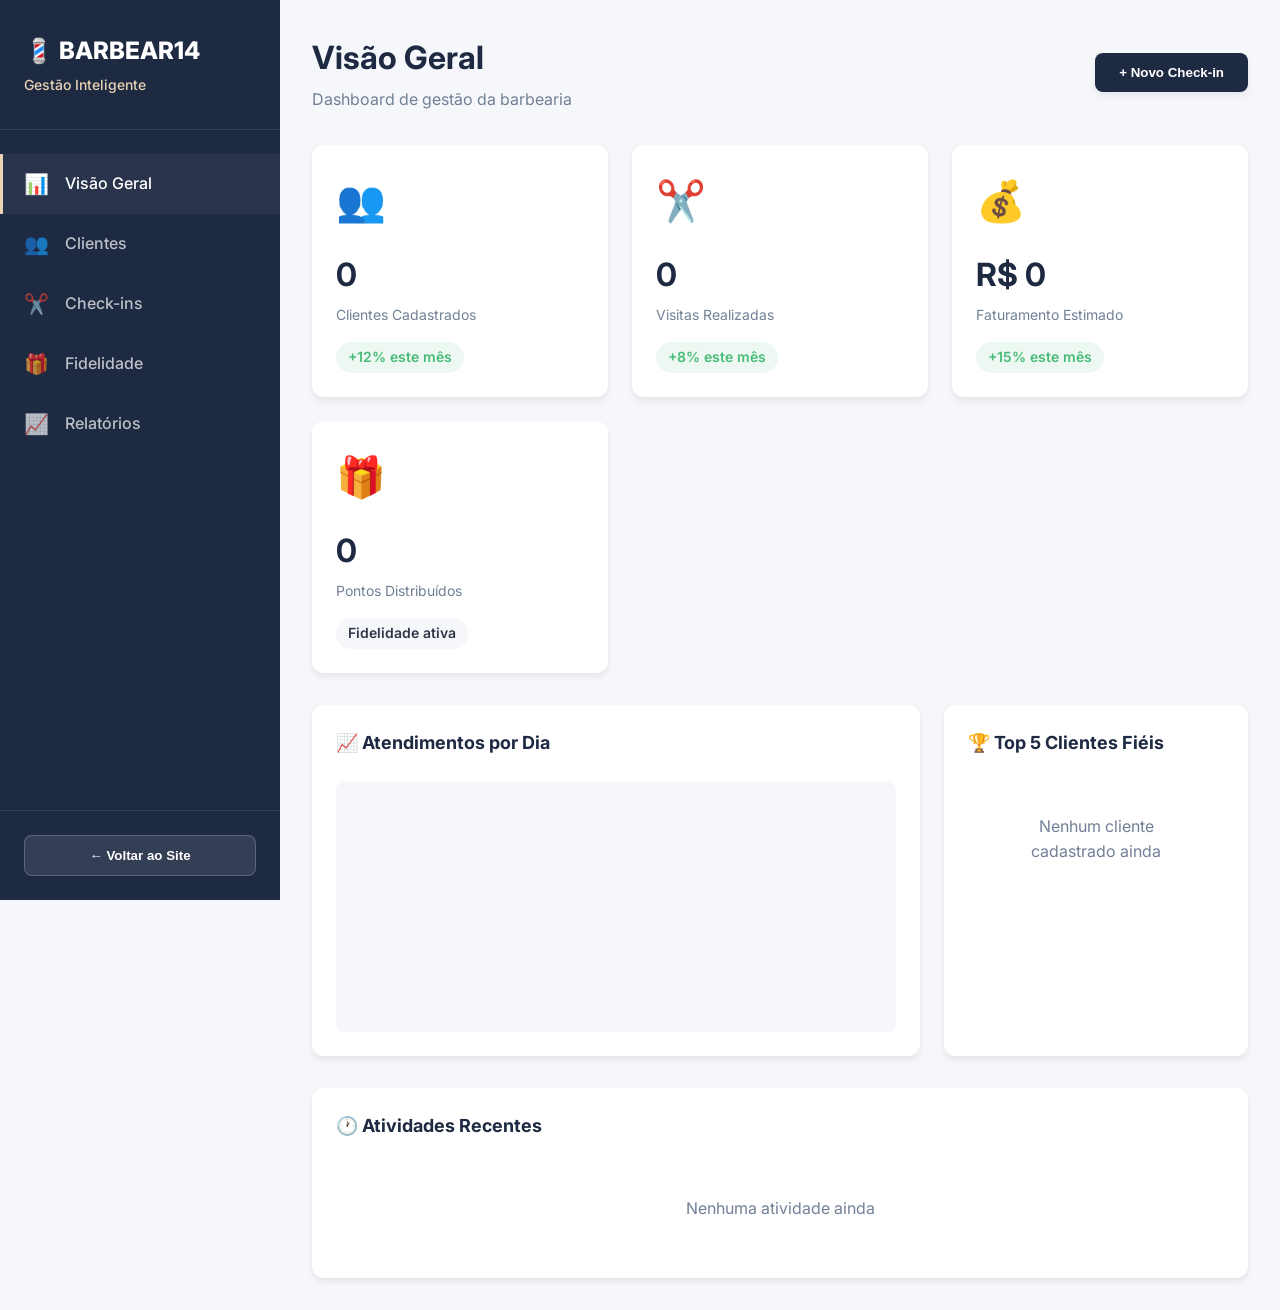
<file: admin.html>
<!DOCTYPE html>
<html lang="pt-BR">
<head>
    <meta charset="UTF-8">
    <meta name="viewport" content="width=device-width, initial-scale=1.0">
    <title>Dashboard - BARBEAR14 Admin</title>
    <link rel="stylesheet" href="admin-styles.css">
    <link rel="preconnect" href="https://fonts.googleapis.com">
    <link rel="preconnect" href="https://fonts.gstatic.com" crossorigin>
    <link href="https://fonts.googleapis.com/css2?family=Inter:wght@300;400;500;600;700;800&display=swap" rel="stylesheet">
</head>
<body>
    <div class="dashboard-container">
        <!-- Sidebar -->
        <aside class="sidebar">
            <div class="sidebar-header">
                <h1>💈 BARBEAR14</h1>
                <p>Gestão Inteligente</p>
            </div>
            <nav class="sidebar-nav">
                <a href="#overview" class="nav-item active" onclick="showSection('overview')">
                    <span class="icon">📊</span>
                    <span>Visão Geral</span>
                </a>
                <a href="#clientes" class="nav-item" onclick="showSection('clientes')">
                    <span class="icon">👥</span>
                    <span>Clientes</span>
                </a>
                <a href="#checkins" class="nav-item" onclick="showSection('checkins')">
                    <span class="icon">✂️</span>
                    <span>Check-ins</span>
                </a>
                <a href="#fidelidade" class="nav-item" onclick="showSection('fidelidade')">
                    <span class="icon">🎁</span>
                    <span>Fidelidade</span>
                </a>
                <a href="#relatorios" class="nav-item" onclick="showSection('relatorios')">
                    <span class="icon">📈</span>
                    <span>Relatórios</span>
                </a>
            </nav>
            <div class="sidebar-footer">
                <button class="btn-logout" onclick="window.location.href='index.html'">
                    ← Voltar ao Site
                </button>
            </div>
        </aside>

        <!-- Main Content -->
        <main class="main-content">
            <!-- Header -->
            <header class="content-header">
                <div class="header-left">
                    <h2 id="page-title">Visão Geral</h2>
                    <p id="page-subtitle">Dashboard de gestão da barbearia</p>
                </div>
                <div class="header-right">
                    <button class="btn-primary" onclick="abrirCheckInAdmin()">
                        + Novo Check-in
                    </button>
                </div>
            </header>

            <!-- Overview Section -->
            <section id="overview-section" class="content-section active">
                <!-- Stats Cards -->
                <div class="stats-grid">
                    <div class="stat-card">
                        <div class="stat-icon">👥</div>
                        <div class="stat-info">
                            <h3 id="totalClientes">0</h3>
                            <p>Clientes Cadastrados</p>
                        </div>
                        <div class="stat-trend positive">+12% este mês</div>
                    </div>
                    <div class="stat-card">
                        <div class="stat-icon">✂️</div>
                        <div class="stat-info">
                            <h3 id="totalVisitas">0</h3>
                            <p>Visitas Realizadas</p>
                        </div>
                        <div class="stat-trend positive">+8% este mês</div>
                    </div>
                    <div class="stat-card">
                        <div class="stat-icon">💰</div>
                        <div class="stat-info">
                            <h3 id="faturamento">R$ 0</h3>
                            <p>Faturamento Estimado</p>
                        </div>
                        <div class="stat-trend positive">+15% este mês</div>
                    </div>
                    <div class="stat-card">
                        <div class="stat-icon">🎁</div>
                        <div class="stat-info">
                            <h3 id="pontosDistribuidos">0</h3>
                            <p>Pontos Distribuídos</p>
                        </div>
                        <div class="stat-trend">Fidelidade ativa</div>
                    </div>
                </div>

                <!-- Charts Row -->
                <div class="charts-row">
                    <div class="chart-card">
                        <h3>📈 Atendimentos por Dia</h3>
                        <div class="chart-placeholder">
                            <canvas id="attendanceChart"></canvas>
                        </div>
                    </div>
                    <div class="chart-card">
                        <h3>🏆 Top 5 Clientes Fiéis</h3>
                        <div id="topClientes" class="ranking-list">
                            <!-- Preenchido via JS -->
                        </div>
                    </div>
                </div>

                <!-- Recent Activity -->
                <div class="activity-card">
                    <h3>🕐 Atividades Recentes</h3>
                    <div id="recentActivity" class="activity-list">
                        <!-- Preenchido via JS -->
                    </div>
                </div>
            </section>

            <!-- Clientes Section -->
            <section id="clientes-section" class="content-section">
                <div class="table-card">
                    <div class="table-header">
                        <input type="text" id="searchClientes" placeholder="🔍 Buscar cliente..." class="search-input">
                        <button class="btn-secondary" onclick="exportarClientes()">📥 Exportar</button>
                    </div>
                    <div class="table-responsive">
                        <table id="clientesTable">
                            <thead>
                                <tr>
                                    <th>Nome</th>
                                    <th>Cadastro</th>
                                    <th>Última Visita</th>
                                    <th>Visitas</th>
                                    <th>Pontos</th>
                                    <th>Ações</th>
                                </tr>
                            </thead>
                            <tbody id="clientesTableBody">
                                <!-- Preenchido via JS -->
                            </tbody>
                        </table>
                    </div>
                </div>
            </section>

            <!-- Check-ins Section -->
            <section id="checkins-section" class="content-section">
                <div class="checkins-grid">
                    <div class="checkin-card">
                        <h3>✅ Check-in Hoje</h3>
                        <div class="big-number" id="checkinsHoje">0</div>
                        <p>atendimentos realizados</p>
                    </div>
                    <div class="checkin-card">
                        <h3>📅 Esta Semana</h3>
                        <div class="big-number" id="checkinsSemana">0</div>
                        <p>atendimentos na semana</p>
                    </div>
                    <div class="checkin-card">
                        <h3>📆 Este Mês</h3>
                        <div class="big-number" id="checkinsMes">0</div>
                        <p>atendimentos no mês</p>
                    </div>
                </div>

                <div class="table-card" style="margin-top: 2rem;">
                    <h3>Histórico de Check-ins</h3>
                    <div class="table-responsive">
                        <table>
                            <thead>
                                <tr>
                                    <th>Data/Hora</th>
                                    <th>Cliente</th>
                                    <th>Serviço</th>
                                    <th>Pontos</th>
                                </tr>
                            </thead>
                            <tbody id="checkinsHistorico">
                                <!-- Preenchido via JS -->
                            </tbody>
                        </table>
                    </div>
                </div>
            </section>

            <!-- Fidelidade Section -->
            <section id="fidelidade-section" class="content-section">
                <div class="fidelidade-stats">
                    <div class="fidelidade-card">
                        <h3>🎁 Prêmios Resgatados</h3>
                        <div class="big-number" id="premiosResgatados">0</div>
                    </div>
                    <div class="fidelidade-card">
                        <h3>💳 Taxa de Adesão</h3>
                        <div class="big-number" id="taxaAdesao">100%</div>
                    </div>
                    <div class="fidelidade-card">
                        <h3>⭐ Pontos Médios</h3>
                        <div class="big-number" id="pontosMedias">0</div>
                    </div>
                </div>

                <div class="table-card" style="margin-top: 2rem;">
                    <h3>Clientes Próximos de Resgatar</h3>
                    <div id="clientesProximosResgate" class="proximity-list">
                        <!-- Preenchido via JS -->
                    </div>
                </div>
            </section>

            <!-- Relatórios Section -->
            <section id="relatorios-section" class="content-section">
                <div class="relatorios-header">
                    <h3>📊 Relatórios Disponíveis</h3>
                    <div class="date-range">
                        <input type="date" id="dataInicio" class="date-input">
                        <span>até</span>
                        <input type="date" id="dataFim" class="date-input">
                        <button class="btn-primary" onclick="gerarRelatorio()">Gerar</button>
                    </div>
                </div>

                <div class="relatorios-grid">
                    <div class="relatorio-card">
                        <h4>📈 Crescimento de Clientes</h4>
                        <p>Análise de novos cadastros ao longo do tempo</p>
                        <button class="btn-secondary">Visualizar</button>
                    </div>
                    <div class="relatorio-card">
                        <h4>💰 Faturamento</h4>
                        <p>Receita estimada por período</p>
                        <button class="btn-secondary">Visualizar</button>
                    </div>
                    <div class="relatorio-card">
                        <h4>🏆 Ranking de Serviços</h4>
                        <p>Serviços mais realizados</p>
                        <button class="btn-secondary">Visualizar</button>
                    </div>
                    <div class="relatorio-card">
                        <h4>🎁 Efetividade do Programa</h4>
                        <p>Análise do programa de fidelidade</p>
                        <button class="btn-secondary">Visualizar</button>
                    </div>
                </div>
            </section>
        </main>
    </div>

    <script src="admin-script.js"></script>
</body>
</html>
</file>
<file: admin-styles.css>
* {
    margin: 0;
    padding: 0;
    box-sizing: border-box;
}

:root {
    --primary: #1e2942;
    --primary-light: #2a3f5f;
    --accent: #e8d4b5;
    --bg: #f5f7fa;
    --bg-dark: #e9ecef;
    --text: #2d3748;
    --text-light: #718096;
    --success: #48bb78;
    --warning: #ed8936;
    --danger: #f56565;
    --white: #ffffff;
    --shadow: 0 4px 6px rgba(0, 0, 0, 0.07);
    --shadow-lg: 0 10px 25px rgba(0, 0, 0, 0.1);
}

body {
    font-family: 'Inter', sans-serif;
    background: var(--bg);
    color: var(--text);
    line-height: 1.6;
}

.dashboard-container {
    display: flex;
    min-height: 100vh;
}

/* Sidebar */
.sidebar {
    width: 280px;
    background: var(--primary);
    color: var(--white);
    display: flex;
    flex-direction: column;
    position: fixed;
    height: 100vh;
    overflow-y: auto;
}

.sidebar-header {
    padding: 2rem 1.5rem;
    border-bottom: 1px solid rgba(255, 255, 255, 0.1);
}

.sidebar-header h1 {
    font-size: 1.5rem;
    font-weight: 800;
    margin-bottom: 0.25rem;
}

.sidebar-header p {
    font-size: 0.875rem;
    color: var(--accent);
    font-weight: 500;
}

.sidebar-nav {
    flex: 1;
    padding: 1.5rem 0;
}

.nav-item {
    display: flex;
    align-items: center;
    gap: 1rem;
    padding: 0.875rem 1.5rem;
    color: rgba(255, 255, 255, 0.7);
    text-decoration: none;
    transition: all 0.2s;
    font-weight: 500;
    position: relative;
}

.nav-item::before {
    content: '';
    position: absolute;
    left: 0;
    top: 0;
    bottom: 0;
    width: 3px;
    background: var(--accent);
    transform: scaleY(0);
    transition: transform 0.2s;
}

.nav-item:hover,
.nav-item.active {
    background: rgba(255, 255, 255, 0.05);
    color: var(--white);
}

.nav-item.active::before {
    transform: scaleY(1);
}

.nav-item .icon {
    font-size: 1.25rem;
}

.sidebar-footer {
    padding: 1.5rem;
    border-top: 1px solid rgba(255, 255, 255, 0.1);
}

.btn-logout {
    width: 100%;
    padding: 0.75rem;
    background: rgba(255, 255, 255, 0.1);
    border: 1px solid rgba(255, 255, 255, 0.2);
    color: var(--white);
    border-radius: 8px;
    font-weight: 600;
    cursor: pointer;
    transition: all 0.2s;
}

.btn-logout:hover {
    background: rgba(255, 255, 255, 0.15);
}

/* Main Content */
.main-content {
    flex: 1;
    margin-left: 280px;
    padding: 2rem;
}

.content-header {
    display: flex;
    justify-content: space-between;
    align-items: center;
    margin-bottom: 2rem;
}

.header-left h2 {
    font-size: 2rem;
    font-weight: 700;
    color: var(--primary);
    margin-bottom: 0.25rem;
}

.header-left p {
    color: var(--text-light);
}

.btn-primary {
    padding: 0.75rem 1.5rem;
    background: var(--primary);
    color: var(--white);
    border: none;
    border-radius: 8px;
    font-weight: 600;
    cursor: pointer;
    transition: all 0.2s;
    box-shadow: var(--shadow);
}

.btn-primary:hover {
    background: var(--primary-light);
    transform: translateY(-2px);
    box-shadow: var(--shadow-lg);
}

.btn-secondary {
    padding: 0.75rem 1.5rem;
    background: var(--white);
    color: var(--primary);
    border: 1px solid var(--bg-dark);
    border-radius: 8px;
    font-weight: 600;
    cursor: pointer;
    transition: all 0.2s;
}

.btn-secondary:hover {
    border-color: var(--primary);
}

/* Content Sections */
.content-section {
    display: none;
}

.content-section.active {
    display: block;
    animation: fadeIn 0.3s ease;
}

@keyframes fadeIn {
    from {
        opacity: 0;
        transform: translateY(10px);
    }
    to {
        opacity: 1;
        transform: translateY(0);
    }
}

/* Stats Grid */
.stats-grid {
    display: grid;
    grid-template-columns: repeat(auto-fit, minmax(250px, 1fr));
    gap: 1.5rem;
    margin-bottom: 2rem;
}

.stat-card {
    background: var(--white);
    padding: 1.5rem;
    border-radius: 12px;
    box-shadow: var(--shadow);
    display: flex;
    flex-direction: column;
    gap: 1rem;
}

.stat-icon {
    font-size: 2.5rem;
}

.stat-info h3 {
    font-size: 2rem;
    font-weight: 700;
    color: var(--primary);
    margin-bottom: 0.25rem;
}

.stat-info p {
    color: var(--text-light);
    font-size: 0.875rem;
}

.stat-trend {
    font-size: 0.875rem;
    font-weight: 600;
    padding: 0.25rem 0.75rem;
    border-radius: 20px;
    align-self: flex-start;
    background: var(--bg);
}

.stat-trend.positive {
    color: var(--success);
    background: rgba(72, 187, 120, 0.1);
}

/* Charts Row */
.charts-row {
    display: grid;
    grid-template-columns: 2fr 1fr;
    gap: 1.5rem;
    margin-bottom: 2rem;
}

.chart-card {
    background: var(--white);
    padding: 1.5rem;
    border-radius: 12px;
    box-shadow: var(--shadow);
}

.chart-card h3 {
    color: var(--primary);
    margin-bottom: 1.5rem;
    font-size: 1.125rem;
}

.chart-placeholder {
    min-height: 250px;
    display: flex;
    align-items: center;
    justify-content: center;
    background: var(--bg);
    border-radius: 8px;
}

/* Ranking List */
.ranking-list {
    display: flex;
    flex-direction: column;
    gap: 1rem;
}

.ranking-item {
    display: flex;
    align-items: center;
    gap: 1rem;
    padding: 0.75rem;
    background: var(--bg);
    border-radius: 8px;
}

.ranking-position {
    width: 32px;
    height: 32px;
    display: flex;
    align-items: center;
    justify-content: center;
    background: var(--primary);
    color: var(--white);
    border-radius: 50%;
    font-weight: 700;
    font-size: 0.875rem;
}

.ranking-info {
    flex: 1;
}

.ranking-info strong {
    display: block;
    color: var(--primary);
    margin-bottom: 0.25rem;
}

.ranking-info span {
    color: var(--text-light);
    font-size: 0.875rem;
}

.ranking-points {
    font-weight: 700;
    color: var(--accent);
    background: rgba(232, 212, 181, 0.2);
    padding: 0.25rem 0.75rem;
    border-radius: 20px;
}

/* Activity Card */
.activity-card {
    background: var(--white);
    padding: 1.5rem;
    border-radius: 12px;
    box-shadow: var(--shadow);
}

.activity-card h3 {
    color: var(--primary);
    margin-bottom: 1.5rem;
    font-size: 1.125rem;
}

.activity-list {
    display: flex;
    flex-direction: column;
    gap: 1rem;
}

.activity-item {
    display: flex;
    gap: 1rem;
    padding: 1rem;
    background: var(--bg);
    border-radius: 8px;
    border-left: 3px solid var(--accent);
}

.activity-icon {
    font-size: 1.5rem;
}

.activity-content {
    flex: 1;
}

.activity-content strong {
    color: var(--primary);
}

.activity-time {
    color: var(--text-light);
    font-size: 0.875rem;
}

/* Table Card */
.table-card {
    background: var(--white);
    padding: 1.5rem;
    border-radius: 12px;
    box-shadow: var(--shadow);
}

.table-header {
    display: flex;
    gap: 1rem;
    margin-bottom: 1.5rem;
}

.search-input {
    flex: 1;
    padding: 0.75rem 1rem;
    border: 1px solid var(--bg-dark);
    border-radius: 8px;
    font-size: 1rem;
}

.search-input:focus {
    outline: none;
    border-color: var(--primary);
}

.table-responsive {
    overflow-x: auto;
}

table {
    width: 100%;
    border-collapse: collapse;
}

thead {
    background: var(--bg);
}

th {
    padding: 1rem;
    text-align: left;
    font-weight: 600;
    color: var(--text-light);
    font-size: 0.875rem;
    text-transform: uppercase;
    letter-spacing: 0.5px;
}

td {
    padding: 1rem;
    border-top: 1px solid var(--bg-dark);
}

tbody tr:hover {
    background: var(--bg);
}

.table-actions {
    display: flex;
    gap: 0.5rem;
}

.btn-action {
    padding: 0.5rem 0.75rem;
    background: var(--bg);
    border: none;
    border-radius: 6px;
    cursor: pointer;
    font-size: 1rem;
    transition: all 0.2s;
}

.btn-action:hover {
    background: var(--primary);
    color: var(--white);
}

/* Check-ins Grid */
.checkins-grid {
    display: grid;
    grid-template-columns: repeat(auto-fit, minmax(200px, 1fr));
    gap: 1.5rem;
}

.checkin-card {
    background: var(--white);
    padding: 2rem 1.5rem;
    border-radius: 12px;
    box-shadow: var(--shadow);
    text-align: center;
}

.checkin-card h3 {
    color: var(--text-light);
    font-size: 1rem;
    margin-bottom: 1rem;
}

.big-number {
    font-size: 3rem;
    font-weight: 700;
    color: var(--primary);
    margin-bottom: 0.5rem;
}

.checkin-card p {
    color: var(--text-light);
    font-size: 0.875rem;
}

/* Fidelidade Stats */
.fidelidade-stats {
    display: grid;
    grid-template-columns: repeat(auto-fit, minmax(200px, 1fr));
    gap: 1.5rem;
    margin-bottom: 2rem;
}

.fidelidade-card {
    background: linear-gradient(135deg, var(--primary) 0%, var(--primary-light) 100%);
    padding: 2rem 1.5rem;
    border-radius: 12px;
    box-shadow: var(--shadow-lg);
    text-align: center;
    color: var(--white);
}

.fidelidade-card h3 {
    font-size: 1rem;
    margin-bottom: 1rem;
    opacity: 0.9;
}

.fidelidade-card .big-number {
    color: var(--accent);
}

/* Proximity List */
.proximity-list {
    display: flex;
    flex-direction: column;
    gap: 1rem;
}

.proximity-item {
    display: flex;
    align-items: center;
    gap: 1rem;
    padding: 1rem;
    background: var(--bg);
    border-radius: 8px;
}

.proximity-item strong {
    flex: 1;
    color: var(--primary);
}

.proximity-progress {
    flex: 2;
    height: 8px;
    background: var(--bg-dark);
    border-radius: 4px;
    overflow: hidden;
}

.proximity-progress-bar {
    height: 100%;
    background: linear-gradient(90deg, var(--accent) 0%, var(--primary) 100%);
    transition: width 0.3s;
}

.proximity-points {
    font-weight: 700;
    color: var(--text-light);
}

/* Relatórios */
.relatorios-header {
    display: flex;
    justify-content: space-between;
    align-items: center;
    margin-bottom: 2rem;
    flex-wrap: wrap;
    gap: 1rem;
}

.date-range {
    display: flex;
    align-items: center;
    gap: 0.75rem;
}

.date-input {
    padding: 0.75rem 1rem;
    border: 1px solid var(--bg-dark);
    border-radius: 8px;
    font-size: 1rem;
}

.relatorios-grid {
    display: grid;
    grid-template-columns: repeat(auto-fill, minmax(250px, 1fr));
    gap: 1.5rem;
}

.relatorio-card {
    background: var(--white);
    padding: 1.5rem;
    border-radius: 12px;
    box-shadow: var(--shadow);
}

.relatorio-card h4 {
    color: var(--primary);
    margin-bottom: 0.5rem;
}

.relatorio-card p {
    color: var(--text-light);
    font-size: 0.875rem;
    margin-bottom: 1rem;
}

/* Responsive */
@media (max-width: 968px) {
    .sidebar {
        width: 0;
        transform: translateX(-100%);
    }

    .main-content {
        margin-left: 0;
    }

    .stats-grid,
    .charts-row {
        grid-template-columns: 1fr;
    }
}

@media (max-width: 640px) {
    .main-content {
        padding: 1rem;
    }

    .content-header {
        flex-direction: column;
        align-items: flex-start;
        gap: 1rem;
    }

    .relatorios-header {
        flex-direction: column;
        align-items: flex-start;
    }
}
</file>
